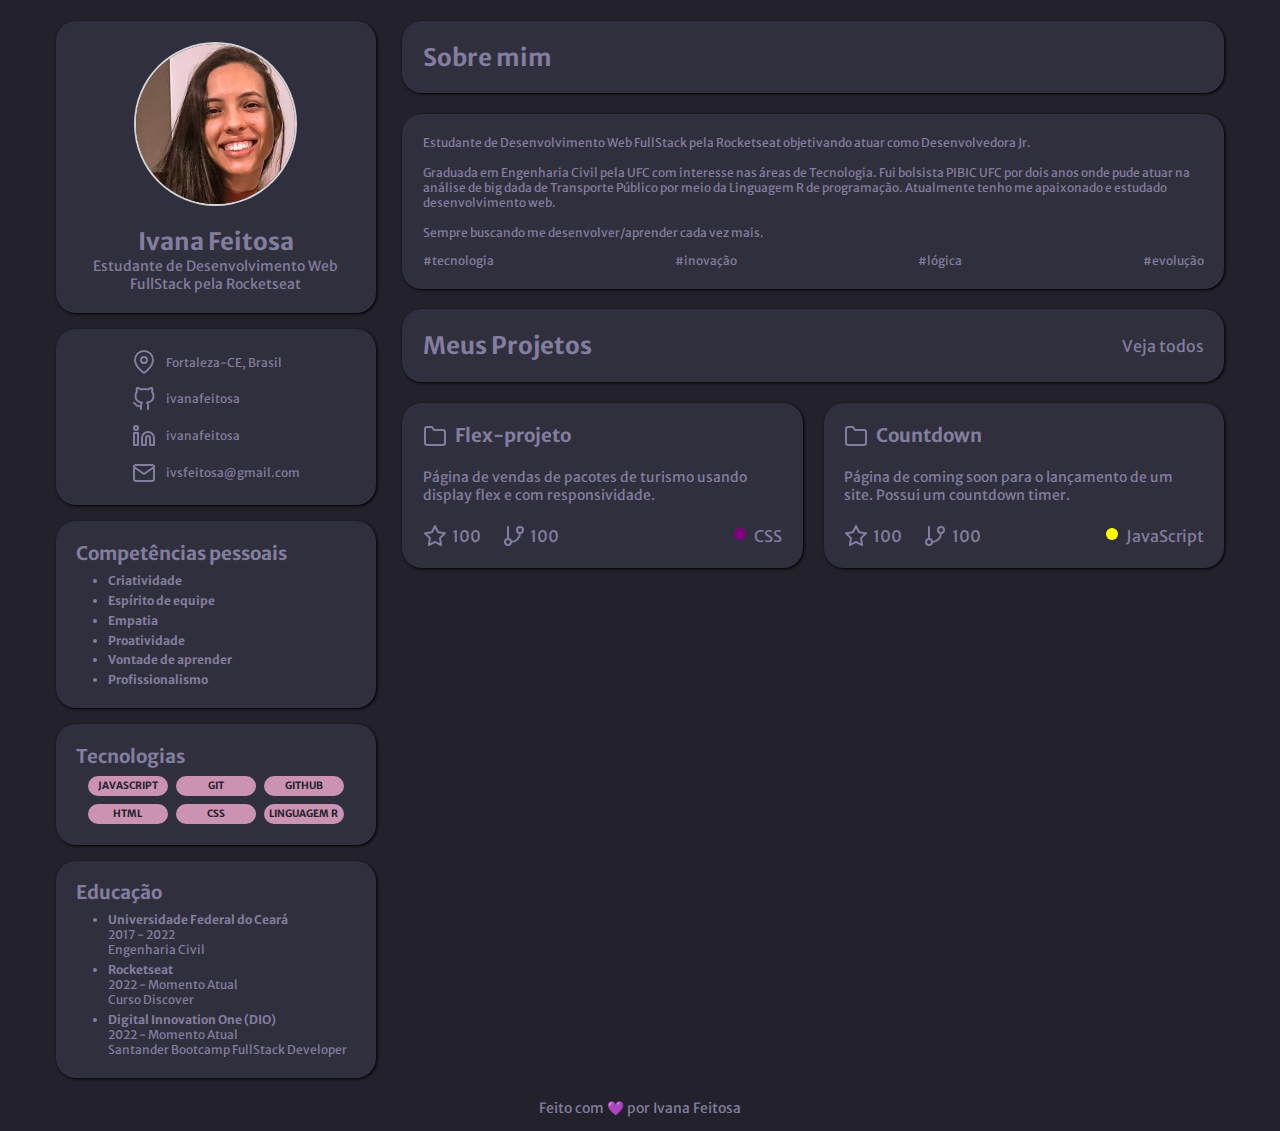
<file: portfolio/index.html>
<!DOCTYPE html>
<html lang="en">

<head>
    <meta charset="UTF-8">
    <meta http-equiv="X-UA-Compatible" content="IE=edge">
    <meta name="viewport" content="width=device-width, initial-scale=1.0">
    <link rel="stylesheet" href="style.css">
    <link rel="preconnect" href="https://fonts.googleapis.com">
    <link rel="preconnect" href="https://fonts.gstatic.com" crossorigin>
    <link href="https://fonts.googleapis.com/css2?family=Merriweather+Sans:wght@400;500;700&display=swap"
        rel="stylesheet">
    <title>Portfolio</title>
</head>

<body>
    <div class="portfolio-wrapper">
        <aside class="portfolio-aside">
            <div class="group">
                <div class="profile-photo">
                    <img src="./image/perfil-portfolio.jpeg" alt="profile-photo">
                </div><br>
                <h2>Ivana Feitosa</h2>
                <p class="profile-subtitle">Estudante de Desenvolvimento Web FullStack pela Rocketseat</p>
            </div>

            <div class="group">
                <ul class="portfolio-infolist">
                    <li><img src="./image/map-pin.svg" alt="localization">Fortaleza-CE, Brasil</li>
                    <!--<li><img src="./image/briefcase.svg" alt="job">Rocketseat</li>-->
                    <li><a href="#"><img src="./image/github.svg" alt="github">ivanafeitosa</a></li>
                    <li><a href="#"><img src="./image/linkedin.svg" alt="linkedin">ivanafeitosa</a></li>
                    <!--<li><a href="#"><img src="./image/twitter.svg" alt="twitter">birobirobiro</a></li>-->
                    <!--<li><a href="#"><img src="./image/globe.svg" alt="site">https://birobirobiro.dev</a></li>-->
                    <li><a href="#"><img src="./image/mail.svg" alt="email">ivsfeitosa@gmail.com</a></li>
                </ul>
            </div>

            <section class="group">
                <h3>Competências pessoais</h3>
                <ul class="portfolio-infos">
                    <li>
                        <h4>Criatividade</h4>
                        <!--<p>2019 - Atualmente</p>
                        <p>Community Experience</p>-->
                    </li>

                    <li>
                        <h4>Espírito de equipe</h4>
                        <!--<p>2019 - Atualmente</p>
                        <p>Community Experience</p>-->
                    </li>

                    <li>
                        <h4>Empatia</h4>
                        <!--<p>2019 - Atualmente</p>
                        <p>Community Experience</p>-->
                    </li>

                    <li>
                        <h4>Proatividade</h4>
                        <!--<p>2019 - Atualmente</p>
                        <p>Community Experience</p>-->
                    </li>

                    <li>
                        <h4>Vontade de aprender</h4>
                        <!--<p>2019 - Atualmente</p>
                        <p>Community Experience</p>-->
                    </li>

                    <li>
                        <h4>Profissionalismo</h4>
                        <!--<p>2019 - Atualmente</p>
                        <p>Community Experience</p>-->
                    </li>
                </ul>
            </section>

            <section class="group">
                <h3>Tecnologias</h3>
                <ul class="portfolio-hardskills">
                    <li>JAVASCRIPT</li>
                    <!--<li>REACTJS</li>-->
                    <!--<li>NODEJS</li>-->
                    <li>GIT</li>
                    <li>GITHUB</li>
                    <li>HTML</li>
                    <li>CSS</li>
                    <!--<li>ELIXIR</li>-->
                    <li>LINGUAGEM R</li>
                </ul>
            </section>            

            <section class="group">
                <h3>Educação</h3>
                <ul class="portfolio-infos">
                    <li>
                        <h4>Universidade Federal do Ceará</h4>
                        <p>2017 - 2022</p>
                        <p>Engenharia Civil</p>
                    </li>

                    <li>
                        <h4>Rocketseat</h4>
                        <p>2022 - Momento Atual</p>
                        <p>Curso Discover</p>
                    </li>

                    <li>
                        <h4>Digital Innovation One (DIO)</h4>
                        <p>2022 - Momento Atual</p>
                        <p>Santander Bootcamp FullStack Developer</p>
                    </li>

                    <!--<li>
                        <h4>Rocketseat</h4>
                        <p>2019 - 2021</p>
                        <p>Ignite Pro</p>
                    </li>-->
                </ul>
            </section>
        </aside>
        <main class="portfolio-main">
            <section class="project-section">
                <div class="group menu-project">
                    <h2>Sobre mim</h2>
                </div>
                <article class="group post">

                    <div class="conteudo-post">
                        <main>
                            <p>Estudante de Desenvolvimento Web FullStack pela Rocketseat objetivando atuar como Desenvolvedora Jr.</p><br>                          
                            <p>Graduada em Engenharia Civil pela UFC com interesse nas áreas de Tecnologia. Fui bolsista PIBIC UFC por dois anos onde pude atuar na análise de big dada de Transporte Público por meio da Linguagem R de programação. Atualmente tenho me apaixonado e estudado desenvolvimento web. </p><br>
                            <p>Sempre buscando me desenvolver/aprender cada vez mais.</p>
                        </main>
                        <footer>
                            <div class="tags-post">
                                <p>#tecnologia</p>
                                <p>#inovação</p>
                                <p>#lógica</p>
                                <p>#evolução</p>
                            </div>
                        </footer>
                    </div>
                </article>

            </section>

            <section class="project-section">
                <div class="group menu-project">
                    <h2>Meus Projetos</h2>
                    <a href="#">Veja todos</a>
                </div>
                <div class="portfolio-project">
                    <article class="group project">
                        <header class="title-project">
                            <img src="./image/folder.svg" alt="foldericon">
                            <h3><a href="#">Flex-projeto</a></h3>
                        </header>
                        <main>
                            <br>
                            <p>Página de vendas de pacotes de turismo usando display flex e com responsividade.</p><br>
                        </main>
                        <footer class="itens-project">
                            <div class="item-left">
                                <div class="item">
                                    <img src="./image/star.svg" alt="star">
                                    <a href="#">100</a>
                                </div>
                                <div class="item">
                                    <img src="./image/git-branch.svg" alt="branch">
                                    <a href="#">100</a>
                                </div>
                            </div>                                                        
                            <div class="item">
                                <img src="./image/circle-roxo.svg" alt="circle">
                                <p>CSS</p>
                            </div>                            
                        </footer>
                    </article>

                    <article class="group project">
                        <header class="title-project">
                            <img src="./image/folder.svg" alt="foldericon">
                            <h3><a href="#" style="color: #837E9F;">Countdown</a></h3>
                        </header>
                        <main>
                            <br>
                            <p>Página de coming soon para o lançamento de um site. Possui um countdown timer.</p><br>
                        </main>
                        <footer class="itens-project">
                            <div class="item-left">
                                <div class="item">
                                    <img src="./image/star.svg" alt="star">
                                    <a href="#">100</a>
                                </div>
                                <div class="item">
                                    <img src="./image/git-branch.svg" alt="branch">
                                    <a href="#">100</a>
                                </div>
                            </div>                                                        
                            <div class="item">
                                <img src="./image/circle.svg" alt="circle">
                                <p>JavaScript</p>
                            </div>                            
                        </footer>
                    </article>
                </div>
            </section>

            <!--<section class="project-section">
                <div class="group menu-project">
                    <h2>Recent Posts</h2>
                </div>
                <article class="group post">
                    <div class="icon-post">
                        <aside class="photo-post">
                            <img src="./image/perfil-portfolio.jpeg" alt="myFhoto">
                        </aside>
                    </div>
                    <div class="conteudo-post">
                        <main>
                            <h3><a href="#">Erro adb devices no Genymotion e Android Studio
                                    (React Native)</a></h3>
                            <p>2 anos atrás</p><br>
                            <p>Erro adb devices no Genymotion e Android Studio (React Native)</p>
                        </main>
                        <footer>
                            <div class="tags-post">
                                <p>#react-native</p>
                                <p>#genimotion</p>
                                <p>#genimotion</p>
                                <p>#genimotion</p>
                            </div>
                        </footer>
                    </div>
                </article>

            </section>-->
        </main>
    </div>
    <div class="portfolio-author">
        <p>Feito com &#128156; por Ivana Feitosa</p>
    </div>


</body>

</html>
</file>
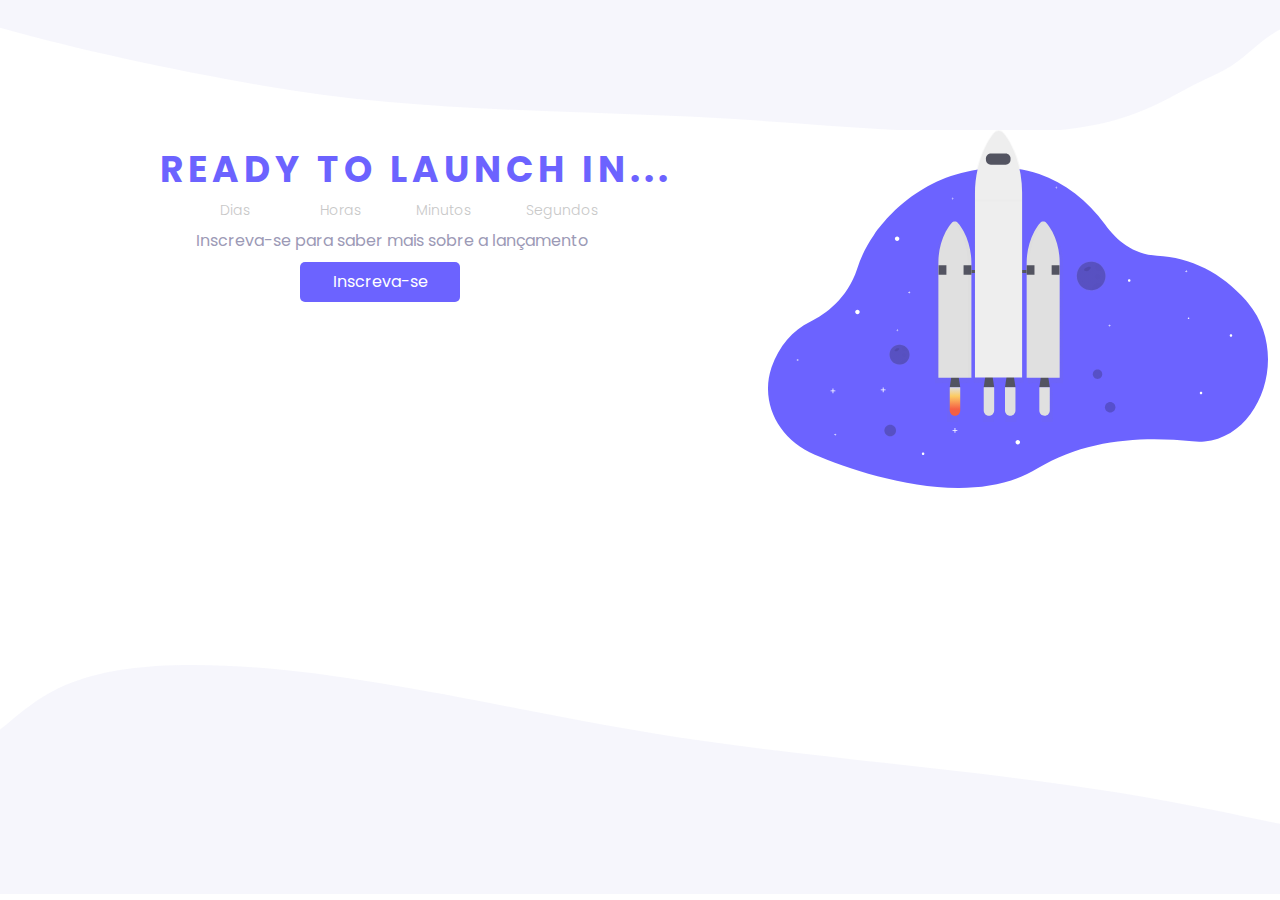
<file: countdown/countdown.html>
<!DOCTYPE html>
<html lang="en">

<head>
    <meta charset="UTF-8">
    <meta http-equiv="X-UA-Compatible" content="IE=edge">
    <meta name="viewport" content="width=device-width, initial-scale=1.0">
    <title>Countdown</title>
    <link rel="stylesheet" href="stylecountdown.css">
    <!--os plugins do bootstrap podem ser incluídos individualmente usando o arquivo "modal.js" ou todos de uma vez usando "bootstrap.js" ou "bootstrap.min.js"-->
    <link rel="stylesheet" href="https://maxcdn.bootstrapcdn.com/bootstrap/3.4.1/css/bootstrap.min.css">    
    <script src="https://ajax.googleapis.com/ajax/libs/jquery/3.6.0/jquery.min.js"></script>
    <script src="https://maxcdn.bootstrapcdn.com/bootstrap/3.4.1/js/bootstrap.min.js"></script>
    <!--importando a fonte usado para estilizar como link-->
    <link rel="preconnect" href="https://fonts.googleapis.com">
    <link rel="preconnect" href="https://fonts.gstatic.com" crossorigin>
    <link href="https://fonts.googleapis.com/css2?family=Poppins:wght@300;400;500;700;800;900&display=swap"
        rel="stylesheet">
</head>

<body>
    <script src="countdownjava.js"></script>
    <!--organização em subdivições e divs para aplicar o layout grid-->
    <header>
        <div>
            <img src="top-image.svg" alt="">
        </div>
    </header>

    <main>
        <div>
            <h1 class="title">READY TO LAUNCH IN...</h1>
            <div class="titleCountdown">
                <span id="days">Dias</span>
                <span id="hours">Horas</span>
                <span id="minutes">Minutos</span>
                <span id="seconds">Segundos</span>

            </div>
            <p id="countdown"></p>
            <p id="text">Inscreva-se para saber mais sobre a lançamento</p>
            <!--Usando o plugin modal do bootstrap-->
            <button id="signup" type="submit" class="word" data-toggle="modal"
                data-target="#modalForms">Inscreva-se</button>
            <!--é adicionado um botão para quando houver o click, abrir o modal
                data-toggle="modal" abre a janela do tipo modal definido (liga o elemento ao tipo correspondente)
                data-target="#modalForms" aponta para/o id do modal-->
        </div>

        <!--Modal-->
        <div id="modalForms" class="modal fade" role="dialog">
            <div class="modal-dialog">
                <!--o div pai deve ter o id igual ao do valor do atributo data-target
                a class modal identifica o conteúdo da div como modal e traz o foco pra ele
                o fade adiciona um efeito de transição que faz o fade in e out do modal
                o atributo role="dialog" melhora a acessibilidade para pessoas que usam leitores de tela
                class="modal-dialog" define a largura e a margem apropriadas do modal
                se o class="modal dialog modal-lg" apresenta um modal grande, se for class="modal dialog modal-sm" apresenta um modal pequeno-->

                <!--Modal content-->
                <div class="modal-content">
                    <!--class="modal-content" estiliza o modal(borda, cor de fundo, etc). Dentro dele, adicione o cabeçalho (header), o corpo (body) e o rodapé do modal (footer)-->
                    <div class="modal-header">
                        <button type="button" class="close" data-dismiss="modal">&times;</button>
                        <h4 class="modal-title">Formulário de Inscrição</h4>
                        <!--class="modal-header" é para definir o cabeçalho do modal
                            o button dentro do modal tem um atibuto data-dismiss="modal" de fechar o modal
                            a class="close" serve para estilizar o botão fechar
                            a class="modal-title" estiliza o título do cabeçalho com uma altura de linha adequada-->
                    </div>
                    <div class="modal-body">
                        <!--class="modal-body" estiliza o corpo do modal
                            pode ser add qualquer marcação HTML dentro-->
                        <form action="" id="submitForms">
                            <div class="form-group">

                                <div>
                                    <label for="name" class="nameTitle">Nome:</label>
                                    <input type="text" id="name" class="nameInput" placeholder="Digite seu nome aqui"
                                        name="nameRegistered" required>
                                </div>

                                <br>

                                <div>
                                    <label for="email" class="nameEmail">E-mail:</label>
                                    <input type="email" id="email" class="emailInput" placeholder="nome@seudominio.com"
                                        name="emailRegistered" required>
                                </div>

                            </div>

                        </form>
                    </div>
                    <div class="modal-footer">
                        <!--class="modal-footer" definir o estilo do rodapé
                            área alinhada a direita
                            possui dois buttons para enviar e fechar o modal-->
                        <button type="submit" class="buttonSend" form="submitForms">Enviar</button>
                        <!--type="submit" para que o botão faça o envio das infos do forms
                            form="submitForms" é para vincular o button ao forms-->
                        <button type="button" class="buttonClose" data-dismiss="modal">Fechar</button>

                    </div>
                </div>
            </div>
        </div>


    </main>

    <aside>
        <div>
            <img class="rockets" src="rocket.svg" alt="" width="500px">
        </div>
    </aside>

    <footer>
        <div>
            <img src="bottom-image.svg" alt="" width="1366px">
        </div>
    </footer>

</body>

</html>
</file>
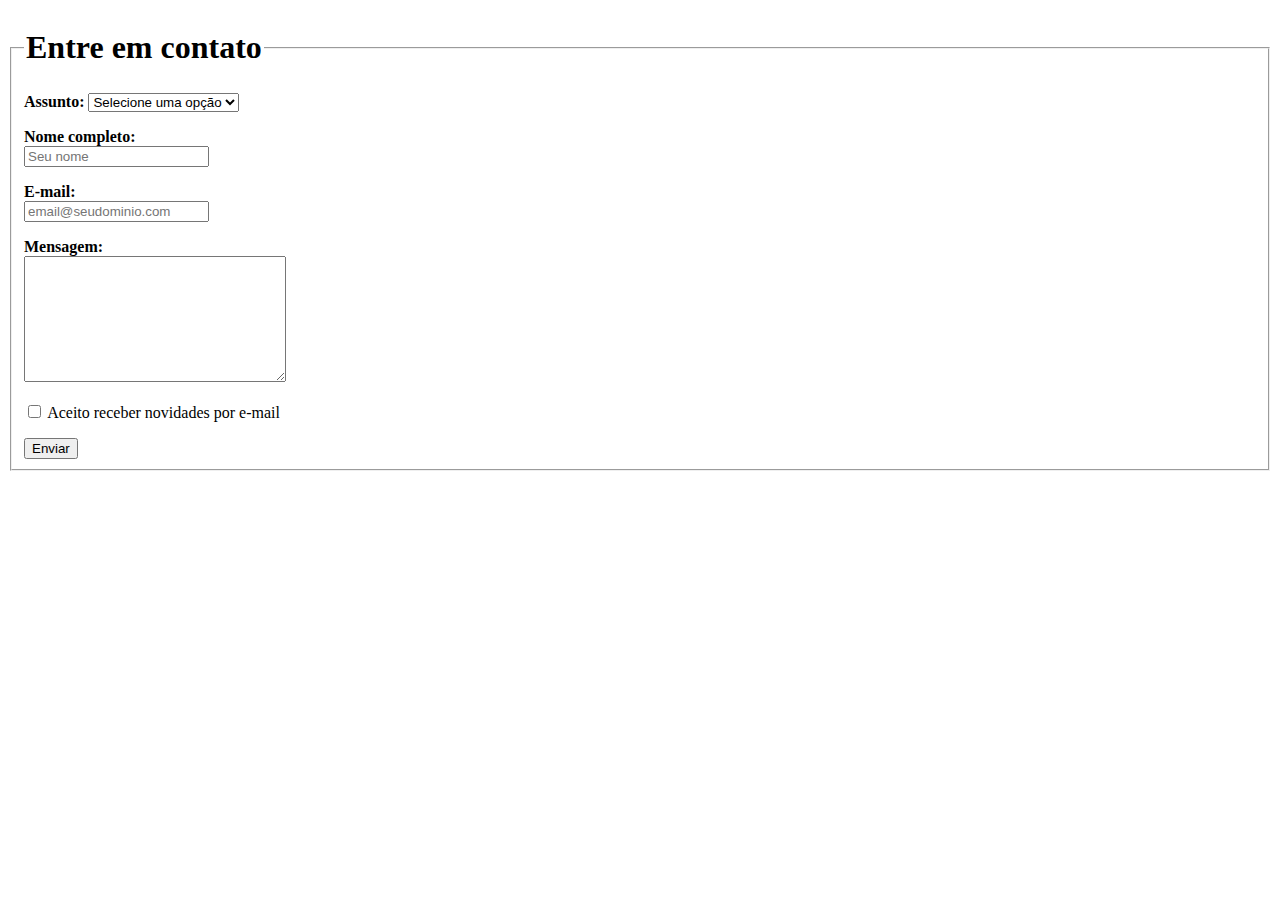
<file: exemploshtml/contato.html>
<!DOCTYPE html>
<html lang="en">
<head>
    <meta charset="UTF-8">
    <meta http-equiv="X-UA-Compatible" content="IE=edge">
    <meta name="viewport" content="width=device-width, initial-scale=1.0">
    <title>Contato</title>
</head>
<body>
    <form action="">
        <fieldset>
            <legend><b><h1>Entre em contato</h1></b></legend>

            <label for="assunto"><b>Assunto:</b></label>
            <select name="assuntocliente" id="assunto">
                <option value="">Selecione uma opção</option>
                <option value="suporte">Suporte Técnico</option>
                <option value="ouvidoria">Ouvidoria</option>
                <option value="sugest">Sugestões</option>
            </select>
            <p></p>

            <label for="nomecompleto"><b>Nome completo:</b></label><br>
            <input type="text" id="nomecompleto" placeholder="Seu nome"
            name="nome">
            <p></p>

            <label for="email"><b>E-mail:</b></label><br>
            <input type="email" id="email" placeholder="email@seudominio.com"
            name="email">
            <p></p>

            <label for="mensagem"><b>Mensagem:</b></label><br>
            <textarea name="mensagem" id="mensagem" cols="30" rows="8"></textarea>
            <p></p>

            <input type="checkbox" id="check" name="check">
            <label for="check">Aceito receber novidades por e-mail</label>
            <p></p>

            <button type="submit">Enviar</button>
    
    
        </fieldset>
    </form>
    
</body>
</html>
</file>
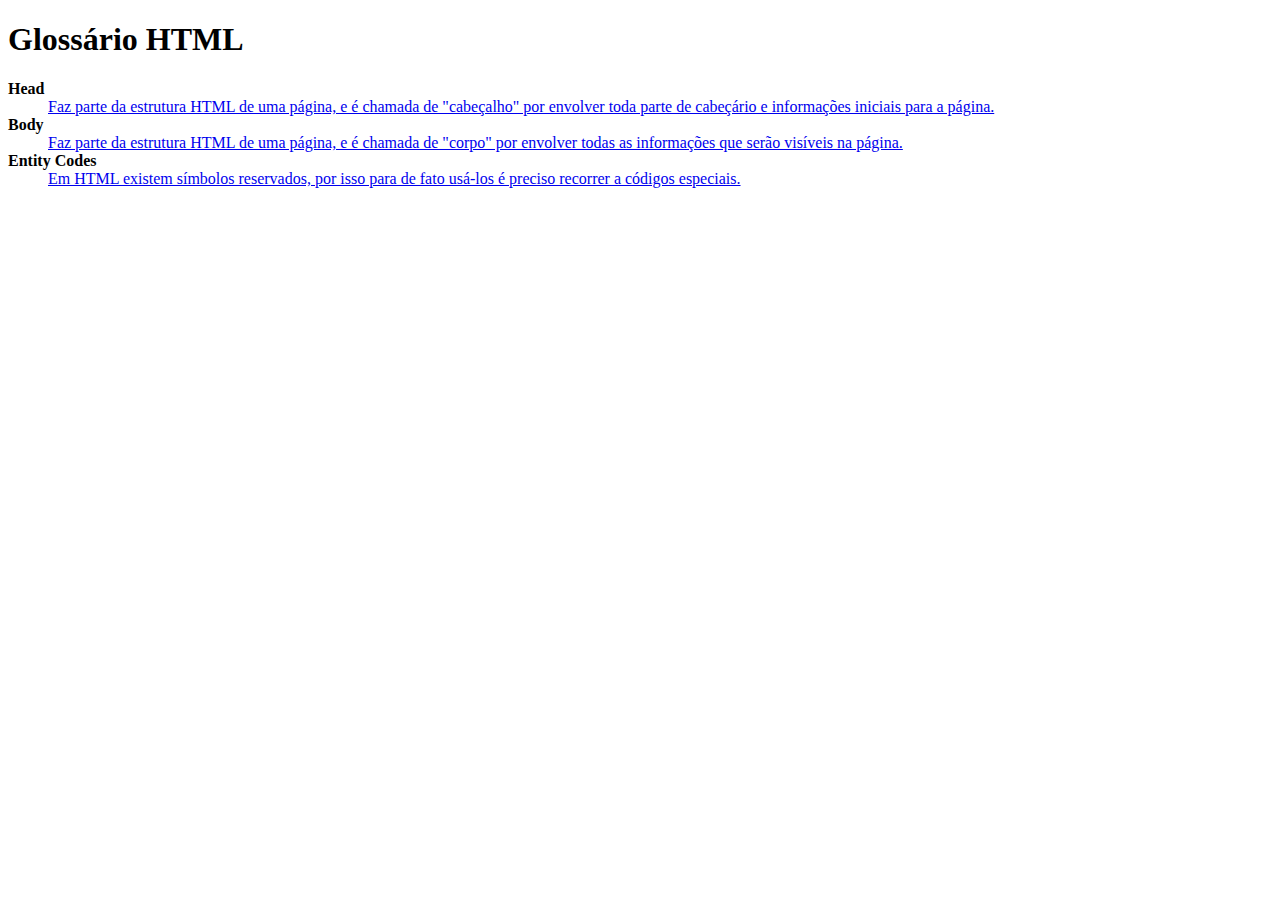
<file: exemploshtml/glossary.html>
<!DOCTYPE html>
<html lang="pt">

<head>
    <meta charset="UTF-8">
    <meta http-equiv="X-UA-Compatible" content="IE=edge">
    <meta name="viewport" content="width=device-width, initial-scale=1.0">
    <title>Glossário HTML</title>
</head>

<body>
    <h1>Glossário HTML</h1>
    <dl>
        <dt><b>Head</b></dt>
        <dd><a href="https://developer.mozilla.org/pt-BR/docs/Web/HTML/Element/header">Faz parte da estrutura HTML de uma página, e é chamada de &quot;cabeçalho&quot; por envolver toda
            parte de cabeçário e informações iniciais para a página.</a>            
        </dd>

        <dt><b>Body</b></dt>
        <dd><a href="https://developer.mozilla.org/pt-BR/docs/Web/HTML/Element/body">Faz parte da estrutura HTML de uma página, e é chamada de &quot;corpo&quot; por envolver todas
            as informações que serão visíveis na página.</a>           
        </dd>

        <dt><b>Entity Codes</b></dt>
        <dd><a href="https://entitycode.com/">Em HTML existem símbolos reservados, por isso para de fato usá-los é preciso recorrer a códigos
            especiais.</a>            
        </dd>
    </dl>
</body>

</html>
</file>
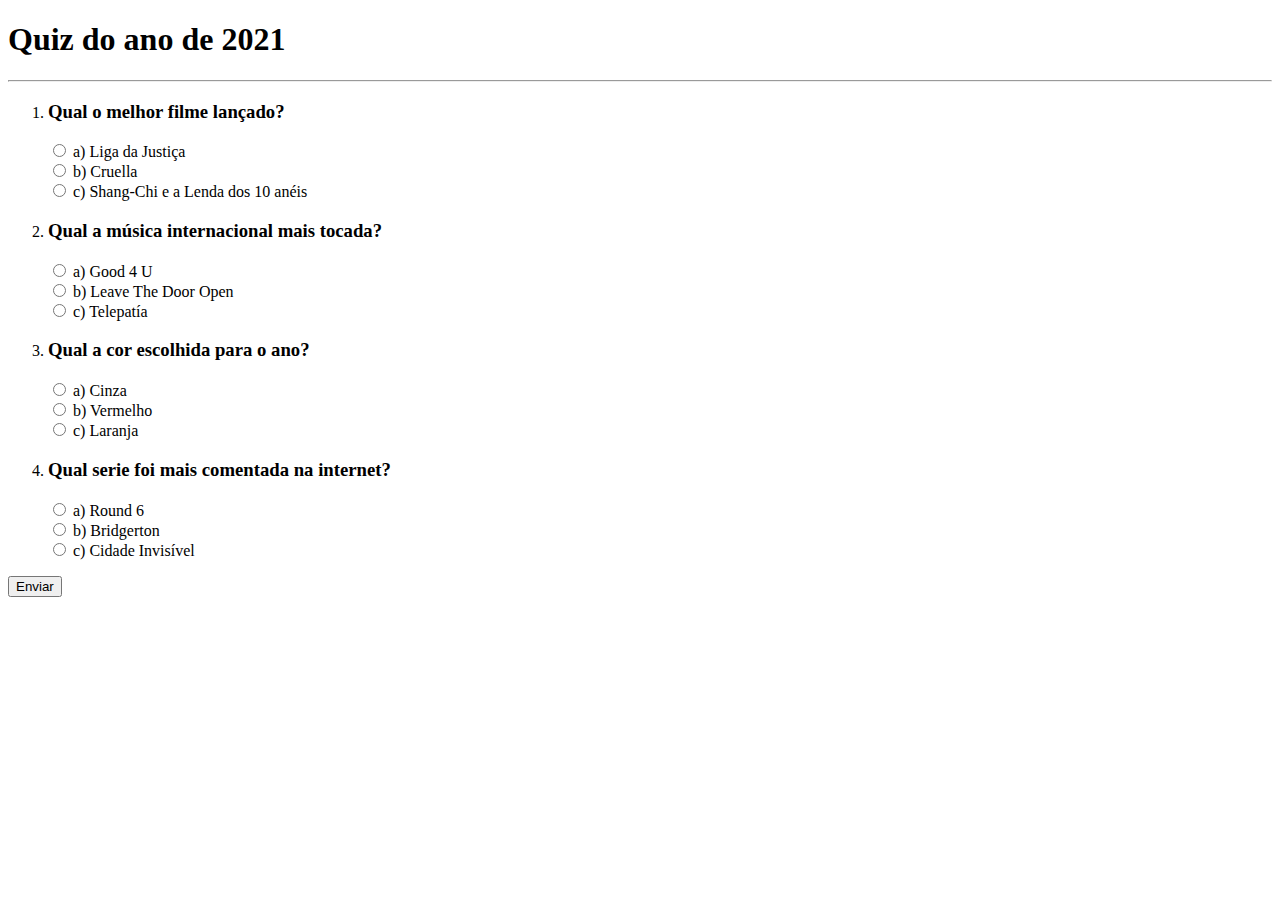
<file: exemploshtml/quiz.html>
<!DOCTYPE html>
<html lang="en">
<head>
    <meta charset="UTF-8">
    <meta http-equiv="X-UA-Compatible" content="IE=edge">
    <meta name="viewport" content="width=device-width, initial-scale=1.0">
    <title>Quiz</title>
</head>
<body>
    <form action="">
       <h1>Quiz do ano de 2021</h1>
       <hr>
        <ol>
            <li>
                <h3>Qual o melhor filme lançado?</h3>
                <input type="radio" name="filme" id="liga" value="a" >
                <label for="liga">a&#41; Liga da Justiça</label><br>

                <input type="radio" name="filme" id="cruella" value="b" >
                <label for="cruella">b&#41; Cruella</label><br>

                <input type="radio" name="filme" id="shangchi" value="c" >
                <label for="shangchi">c&#41; Shang-Chi e a Lenda dos 10 anéis</label><br>
            </li>
            
            <li>
                <h3>Qual a música internacional mais tocada?</h3>
                <input type="radio" name="music" id="olivia" value="a" >
                <label for="olivia">a&#41; Good 4 U</label><br>

                <input type="radio" name="music" id="bruno" value="b" >
                <label for="bruno">b&#41; Leave The Door Open</label><br>

                <input type="radio" name="music" id="kali" value="c" >
                <label for="kali">c&#41; Telepatía</label><br>

            </li>
            
            <li>
                <h3>Qual a cor escolhida para o ano?</h3>
                <input type="radio" name="cor" id="cinza" value="a" >
                <label for="cinza">a&#41; Cinza</label><br>

                <input type="radio" name="cor" id="vermelho" value="b" >
                <label for="vermelho">b&#41; Vermelho</label><br>

                <input type="radio" name="cor" id="laranja" value="c" >
                <label for="laranja">c&#41; Laranja</label><br>

            </li>
            
            <li>
                <h3>Qual serie foi mais comentada na internet?</h3>
                <input type="radio" name="serie" id="round6" value="a" >
                <label for="round6">a&#41; Round 6</label><br>

                <input type="radio" name="serie" id="bridgerton" value="b" >
                <label for="bridgerton">b&#41; Bridgerton</label><br>

                <input type="radio" name="serie" id="cidade" value="c" >
                <label for="cidade">c&#41; Cidade Invisível</label><br>

            </li>
        
        </ol>
        <button type="submit">Enviar</button>
    </form>
</body>
</html>
</file>
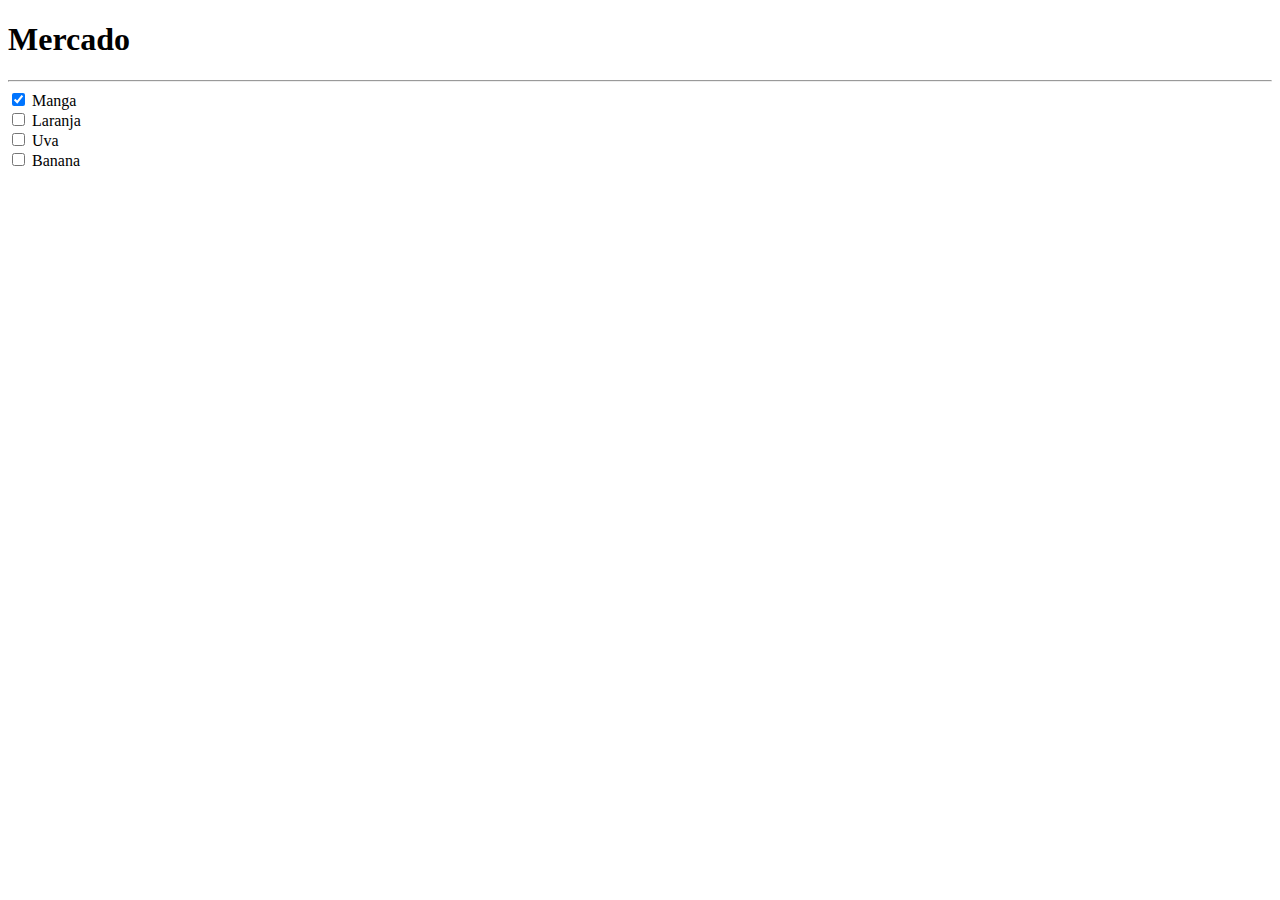
<file: exemploshtml/shopping-list.html>
<!DOCTYPE html>
<html lang="pt">
<head>
    <meta charset="UTF-8">
    <meta http-equiv="X-UA-Compatible" content="IE=edge">
    <meta name="viewport" content="width=device-width, initial-scale=1.0">
    <title>Lista de Compras</title>
</head>
<body>
    <h1>Mercado</h1>
    <hr>
    <div>
        <input type="checkbox" name="fruta" id="Manga" value="Manga" checked>
        <label for="Manga">Manga</label>        
    </div>
    <div>
        <input type="checkbox" name="fruta" id="Laranja" value="Laranja">
        <label for="Laranja">Laranja</label>
    </div>
    <div>
        <input type="checkbox" name="fruta" id="Uva" value="Uva">
        <label for="Uva">Uva</label>
    </div>
    <div>
        <input type="checkbox" name="fruta" id="Banana" value="Banana">
        <label for="Banana">Banana</label>
    </div>
</body>
</html>
</file>
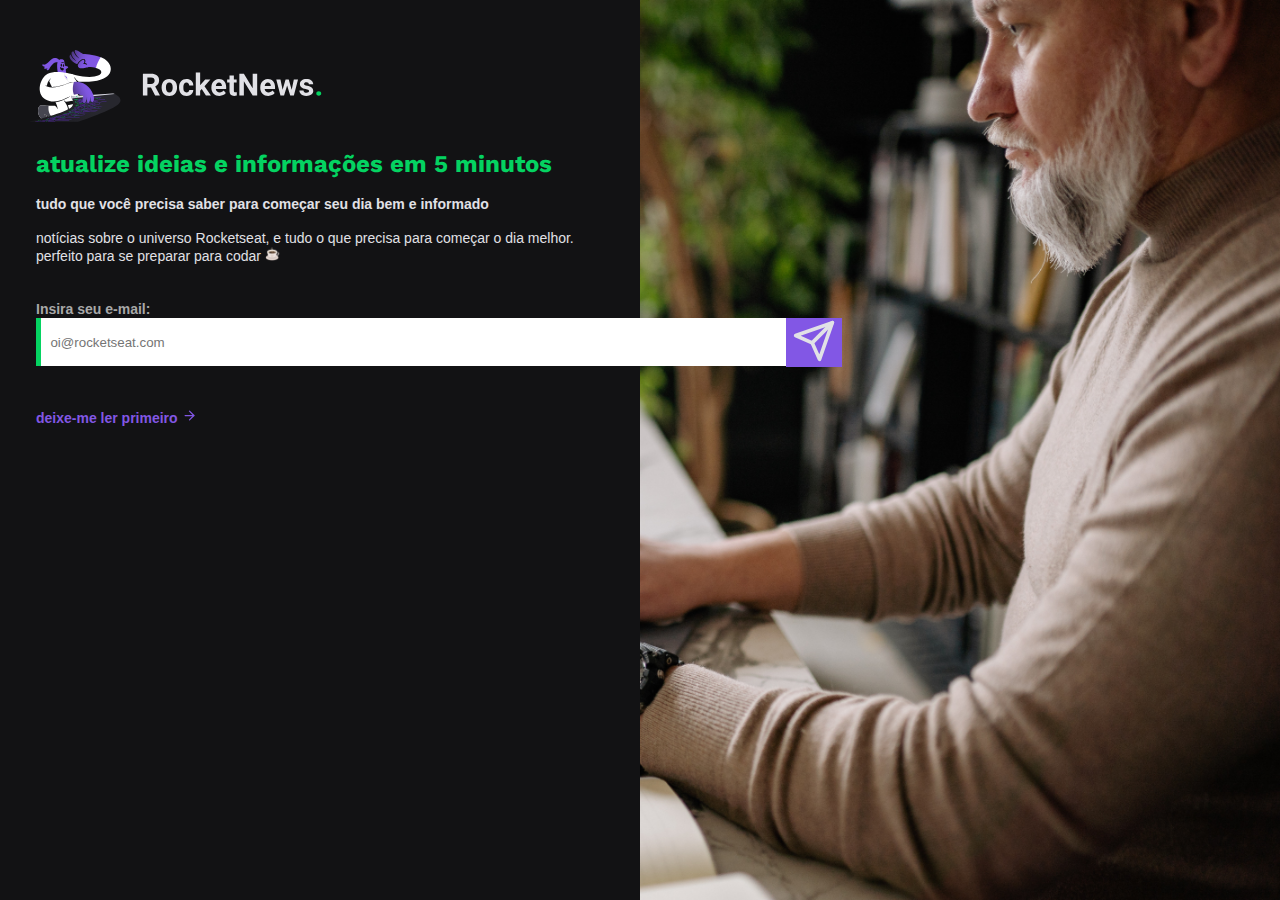
<file: rocketnews/rocketnews.html>
<!DOCTYPE html>
<html lang="en">

<head>
    <meta charset="UTF-8">
    <meta http-equiv="X-UA-Compatible" content="IE=edge">
    <meta name="viewport" content="width=device-width, initial-scale=1.0">
    <title>Rocketnews</title>
    <link rel="stylesheet" href="stylerocketnews.css">
    
</head>

<body>
    <script src="rocketnewsjava.js"></script>
    <!--Para usar o grid precisa criar as subdivisões no código de header, main, aside e footer com tudo dentro de divs-->
    <header>
        <div>
            <img src="logo.svg" alt="logo rocketnews" width="300px" style="margin-top: 50px; margin-left: 30px;">

        </div>

    </header>

    <main>
        <div>
            <h1>atualize ideias e informações em 5 minutos</h1><br>
            <h2>tudo que você precisa saber para começar seu dia bem e informado</h2><br>
            <p>notícias sobre o universo Rocketseat, e tudo o que precisa para começar o dia melhor.</p>
            <p>perfeito para se preparar para codar <img src="xicara-de-cafe.png" alt="icone" width="15px"
                    height="15px"></p>
        </div>
        <div>
            <br>
            <br>
            <form action="" id="news">
                <label for="email">Insira seu e-mail:</label>
                <br>
                <input type="email" id="email" class="taginput" placeholder="  oi@rocketseat.com"
                    title="Insira seu email" name="email" onblur="checkEmail();"> <!--o atributo onblur executa uma função quando você sai do input-->
                <!--checkEmail() é uma função para verificar se o email digitado no campo input é válido-->
                <button type="submit" form="news" class="send" style="background-color: #8257e5; border: 0px;">
                    <img src="send.svg" alt="Enviar" height="44px" width="44px">
                </button>
            </form>

        </div>
        <div class="details box">
            <!--só para criar o detalhe verde (retangulo na vertical) no início do campo input-->

        </div>

        <div class="arrow">
            <span>
                <a href="#" id="read">
                    deixe-me ler primeiro
                    <span>
                        <img class="imagearrow" src="arrow-right.svg" alt="seta" width="15px" height="15px">
                    </span></a>
            </span>

        </div>

    </main>

    <aside>
        <div></div>
    </aside>

    <footer>
        <div></div>
    </footer>

</body>

</html>
</file>
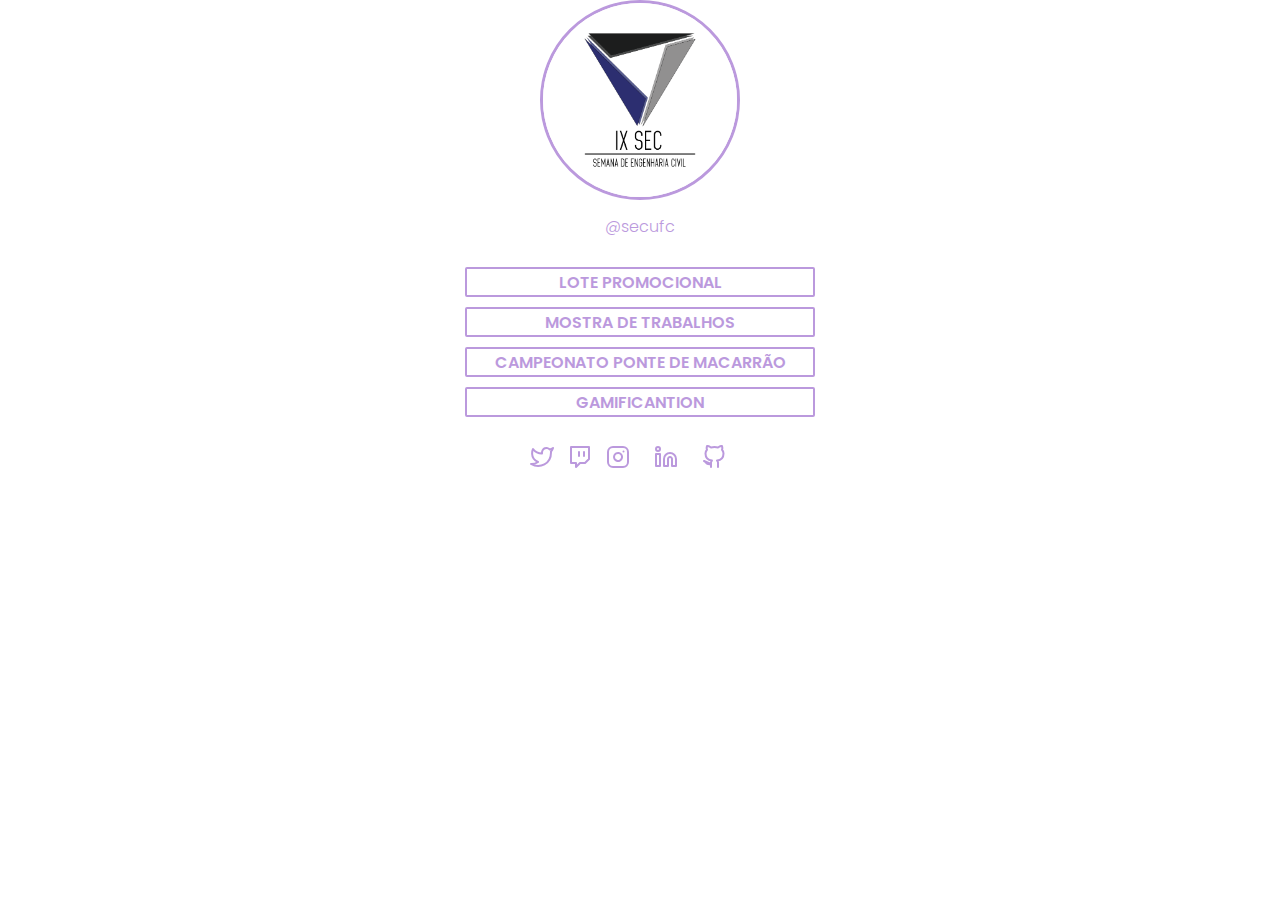
<file: socialtree/social_tree.html>
<!DOCTYPE html>
<html lang="en">

<head>
    <meta charset="UTF-8">
    <meta http-equiv="X-UA-Compatible" content="IE=edge">
    <meta name="viewport" content="width=device-width, initial-scale=1.0">
    <title>Social Tree SEC</title>    
    <link rel="stylesheet" href="style_socialtree.css"> <!--link para vincular as config em css-->    
    <link rel="preconnect" href="https://fonts.googleapis.com">
    <link rel="preconnect" href="https://fonts.gstatic.com" crossorigin>
    <link href="https://fonts.googleapis.com/css2?family=Poppins:wght@300;600&display=swap" rel="stylesheet">
</head>

<body>
    <div id="imagem">
        <figure>
            <span class="circle-image">
                <!--class definida para config no css um formato de círculo na imagem-->
                <img src="logo.png" alt="Logo da SEC" title="@secufc">
            </span>
            <figcaption id="legenda">@secufc</figcaption>
        </figure>
    </div>
    <br>

    <div id="link1">
        <a href="#">LOTE PROMOCIONAL</a>
    </div>
    <div id="link2">
        <a href="#">MOSTRA DE TRABALHOS</a>
    </div>
    <div id="link3">
        <a href="#">CAMPEONATO PONTE DE MACARRÃO</a>
    </div>
    <div id="link4">
        <a href="#">GAMIFICANTION</a>
    </div>

    <br>

    <div id="icones">
        <a href="#">
            <img src="twitter.svg" alt="logo twt" title="Twitter" style="margin: 0 10px;">
        </a>
        <a href="#">
            <img src="twitch.svg" alt="logo twitch" title="Twitch">
        </a>
        <a href="https://www.instagram.com/secufc/">
            <img src="instagram.svg" alt="logo instagram" title="Instagram" style="margin: 0 10px;">
        </a>
        <a href="#">
            <img src="linkedin.svg" alt="logo linkedin" title="Linkedin" style="margin: 0 10px;">
        </a>
        <a href="#">
            <img src="github.svg" alt="logo github" title="Github" style="margin: 0 10px;">
        </a>
    </div>

</body>

</html>
</file>
<file: portfolio/style.css>
* {
    padding: 0;
    margin: 0;
    box-sizing: border-box;
    text-decoration: none;
    font-family: 'Merriweather Sans', sans-serif;
}

a {
    color: #837E9F;
}

/*
ul {
    list-style: none;
    margin: unset;
    padding: 0px;
}*/

body {
    width: 100%;
    min-height: 100vh;
    background-color: #22212C;
    margin: 0;
    padding: 0;
    color: #837E9F;
    display: flex;
    flex-direction: column;
    justify-content: center;
    align-items: center;  
}


.portfolio-wrapper {
    display: flex;
    align-items: flex-start;
    justify-content: space-around;
    width: 95%;
    min-height: 100vh;
    padding: 1.3rem;
    gap: 1.3rem;
}

.portfolio-aside {
    display: flex;
    flex-direction: column;
    justify-content: space-evenly;
    align-items: center;
    width: 10%;
    min-width: 20rem;
    gap: 1rem;
}

.group {
    display: flex;
    flex-direction: column;
    justify-content: space-between;
    align-items: center;
    background-color: #302F3D;
    box-shadow: 1px 1px 3px black;
    width: 100%;
    padding: 1.3rem;
    border-radius: 20px;
}

.group a {
    color: #837E9F;
}

.profile-photo {
    display: flex;
    justify-content: center;
    align-items: center;
    border-radius: 50%;
    border: 2px solid lightgray;
    overflow: hidden;
}

.profile-photo img {
    height: 10rem;
}

.profile-subtitle {
    text-align: center;
    font-size: 14px;
}

.portfolio-infolist {
    display: flex;
    flex-direction: column;
    gap: 0.8rem;
}

.group:nth-child(2) ul li,
.group:nth-child(2) ul li a {
    display: flex;
    gap: 10px;
    justify-content: flex-start;
    align-items: center;
    font-size: 12px;
    list-style: none;
}

.group:nth-child(3) {
    align-items: flex-start;
    gap: 0.5rem;
    list-style: none;
}

.portfolio-hardskills {
    display: flex;
    flex-wrap: wrap;
    justify-content: center;
    gap: 0.5rem;
}

.portfolio-hardskills li {
    display: flex;
    background-color: #CB92B1;
    border-radius: 20px;
    width: 80px;
    height: 20px;
    font-size: 10px;
    justify-content: center;
    align-items: center;
    color: #22212C;
    font-weight: 700;
}

.group:nth-child(4),
.group:nth-child(5) {
    align-items: flex-start;
    gap: 0.5rem;
}

.portfolio-infos {
    display: flex;
    flex-direction: column;
    padding-left: 2rem;
    gap: 0.3rem;
    font-size: 12px;    
}

.portfolio-infos p {
    font-size: 12px;
}

.portfolio-main {
    display: flex;
    flex-direction: column;
    justify-content: space-around;
    align-items: stretch;
    width: 70%;
    min-width: 520px;
    gap: 1.3rem;   
}


.menu-project {
    flex-direction: row;
    justify-content: space-between;
    align-items: center;
}

.project-section {
    display: flex;
    flex-direction: column;
    justify-content: space-between;
    gap: 1.3rem;
}

.portfolio-project {
    display: flex;
    justify-content: space-between;
    align-items: center;
    gap: 1.3rem;
}

.conteudo-post {
    font-size: 12px;
}

.project {
    align-items: flex-start;
}

.project>main>p,
.project>footer>p,
.project>footer>a {
    font-size: 14px;
}

.title-project {
    display: flex;
    justify-content: center;
    align-items: center;
    gap: 0.5rem;
}

.itens-project {
    display: flex;
    justify-content: space-between;
    align-items: center;
    width: 100%;   
}

.item-left {
    display: flex;
    justify-content: center;
    align-items: center;
    gap: 1.3rem;
}

.item {
    display: flex;
    justify-content: center;
    align-items: center;
    gap: 0.3rem;
}

.post {
    flex-direction: row;
    align-items: flex-start;
    gap: 0.3rem;
}

.icon-post {
    display: flex;
    flex-direction: column;
    justify-content: space-between;
    align-items: center; 
    width: 30%;
    padding: 1.3rem;    
}

.photo-post {
    display: flex;
    justify-content: center;
    align-items: center;       
    border-radius: 50%;    
    overflow: hidden;
}

.photo-post img {
    height: 8rem;
}

.tags-post {
    display: flex;    
    justify-content: space-between;
    align-items: center;
    font-size: 12px;
    margin-top: 0.8rem;
}

.portfolio-author {
    display: flex;
    justify-content: center;
    align-items: flex-start;
    min-height: 2rem;
    font-size: 14px;
}

/*mobile*/

@media(max-width: 900px){
    .portfolio-wrapper {
        flex-direction: column;
        align-items: center;
    }

    .project-main {
        justify-content: center;
        align-items: center;
    }

    .menu-project {
        flex-direction: column;
        justify-content: center;
        align-items: center;
        width: 60%;
    }

    .portfolio-project {
        flex-direction: column;
        justify-content: center;
        align-items: center;        
    }

    .project {
        width: 65%;
    }

    .project-section {        
        justify-content: center;
        align-items: center;        
    }

    .project-section:nth-child(2) {
        display: none;
    }


}
</file>
<file: countdown/stylecountdown.css>
/*Cores que serão utilizadas no código*/
:root {
  --black: #4D4C59;
  --purple: #6C63FF;
  --light-grey: #C8C8C8;
  --text-color: #9C9AB6;
}


* {
  box-sizing: border-box;
  margin: 0;
}

/*---------------------Organizando o layout da página com display grid--------------------------------*/
body {
  height: 100vh;
  display: grid;
  grid-template-areas:
    "header header"
    "main aside"
    "footer footer";

  grid-template-rows: 130px 1fr 235px;
  grid-template-columns: 60% 40%;

}

header {
  grid-area: header;
  background-color: white;

}

main {
  grid-area: main;
  background-color: white;

}

aside {
  grid-area: aside;
  background-color: white;


}

footer {
  grid-area: footer;
  background-color: white;
}

/*----------------------------Estilizando os textos, botões e etc--------------------------------*/
.title {

  font-family: 'Poppins', sans-serif;
  color: #6C63FF;
  font-weight: 700;
  font-size: 36px;
  margin-left: 160px;
  /*margin-top: 187px;*/
  letter-spacing: 5px;

}

#days {

  font-family: 'Poppins', sans-serif;
  color: #C8C8C8;
  font-weight: 300;
  font-size: 14px;
  margin-left: 220px;
}

#hours {

  font-family: 'Poppins', sans-serif;
  color: #C8C8C8;
  font-weight: 300;
  font-size: 14px;
  margin-left: 65px;
}

#minutes {

  font-family: 'Poppins', sans-serif;
  color: #C8C8C8;
  font-weight: 300;
  font-size: 14px;
  margin-left: 50px;
}

#seconds {

  font-family: 'Poppins', sans-serif;
  color: #C8C8C8;
  font-weight: 300;
  font-size: 14px;
  margin-left: 50px;
}

#countdown {

  font-family: 'Poppins', sans-serif;
  color: #4D4C59;
  font-weight: 400;
  font-size: 60px;
  margin-left: 200px;  

}

#text {

  font-family: 'Poppins', sans-serif;
  color: #9C9AB6;
  font-weight: 400;
  font-size: 16px;
  margin-left: 196px;  

}

#signup {
  background-color: #6C63FF;
  width: 160px;
  height: 40px;
  border-radius: 5px;
  border: 0px;
  margin-left: 300px;

}

.word {
  font-family: 'Poppins', sans-serif;
  color: white;
  font-weight: 400;
  font-size: 16px;
}

.rockets {
  position: absolute;
  z-index: 4;
}

/*------------------- Estilizando a janela modal e seus componentes -------------------------*/

.nameTitle, .nameEmail {

  font-family: 'Poppins', sans-serif;
  color: #9C9AB6;
  font-weight: 400;
  font-size: 16px;
}

.modal-title {

  font-family: 'Poppins', sans-serif;
  color: #6C63FF;
  font-weight: 400;
  font-size: 30px;
}

.buttonSend, .buttonClose {

  background-color: #6C63FF;
  /*width: 160px;
  height: 40px;*/
  border-radius: 5px;
  border: 0px;
  font-family: 'Poppins', sans-serif;
  color: white;
  font-weight: 400;
  font-size: 14px;  
}

.nameInput, .emailInput {
  
  width: 250px;
  
}
</file>
<file: rocketnews/stylerocketnews.css>
/*Importando a fonte a ser utilizada*/
@import url('https://fonts.googleapis.com/css2?family=League+Spartan:wght@400;700&family=Work+Sans:wght@700&display=swap');


/*Cores a serem utilizadas no código como um todo*/
:root {
    --body-bg-color: #121214;
    --text-color: #E1E1E6;
    --title-color: #04D361;
    --form-color: #A8A8A8;
    --bg-button-color: #8257e5;
}


* {
    box-sizing: border-box;
    margin: 0;
}

/*---------------Usando o display grid para organizar o layout da página----------------------*/
body {
    height: 100vh;
    /*definindo a altura como o tamanho da tela toda*/
    display: grid;
    grid-template-areas:
        "header aside"
        "main aside"
        "footer aside";

    grid-template-rows: 150px 1fr 20px;
    /*tamanho das linhas*/
    grid-template-columns: 50% 50%;
    /*tamanho das colunas*/

}

header {
    grid-area: header;
    background-color: #121214;
}

main {
    grid-area: main;
    background-color: #121214;
}

aside {
    grid-area: aside;
    background-image: url(read_news.jpg);
    /*colocando uma imagem no background dessa área*/
    background-size: cover;
    /*imagem expandida no background*/
    background-position: right;
    /*posicionando para a direita*/

}

footer {
    grid-area: footer;
    background-color: #121214;
}

/*--------------------------Estilizando textos, botões e coisas específicas da página------------------------*/

h1 {
    font-family: 'Work Sans', sans-serif;
    color: #04D361;
    font-weight: 700;
    /*estilo: bold, regular, extrabold*/
    font-size: 24px;
    margin-left: 36px;
}

h2 {
    font-family: 'Spartan', sans-serif;
    color: #E1E1E6;
    font-weight: 700;
    font-size: 14px;
    margin-left: 36px;
}

label {
    font-family: 'Spartan', sans-serif;
    color: #A8A8A8;
    font-weight: 700;
    font-size: 14px;
    margin-left: 36px;

}

p {
    font-family: 'Spartan', sans-serif;
    color: #E1E1E6;
    font-weight: 400;
    font-size: 14px;
    text-decoration: none;
    margin-left: 36px;
}

#read {
    margin-left: 36px;
    font-family: 'Spartan', sans-serif;
    color: #8257e5;
    font-weight: 700;
    font-size: 14px;
}

a,
span {
    text-decoration: none;
    /*retirando o sublinhado do link*/
}

#email {
    height: 48px;
    width: 745px;
    margin-left: 41px;
    border: 0px;
    /*retirando a borda do botão*/
}

.box {
    width: 5px;
    height: 48px;
}

.details {
    background-color: #04D361;
    position: absolute;
    /*posicionando em camadas diferentes da camada principal (posição absoluta na tela)*/
    margin-left: 36px;
    z-index: 2;
    /*camada que o objeto ficará*/
}

.taginput {
    position: absolute;
    z-index: 1;
}

.send {
    position: absolute;
    margin-left: 786px;
    z-index: 3;
}

.arrow {
    display: flex;
    margin-left: 0px;
    margin-top: 90px;    
}
</file>
<file: socialtree/style_socialtree.css>
/*:root {
    --body-bg-color: #FAF7FD;
    --purple: #BB99DD;
  }
*/

* {
    box-sizing: border-box;
    margin: 0;   
}

#imagem {
    width: 200px;
    margin: 0 auto;       
}

/*config colocar a imagem em formato de círculo*/
.circle-image {
    display: inline-block;
    border-radius: 50%;
    overflow: hidden; /*recorta a imagem*/
    width: 200px;
    height: 200px;    
    border: 3px solid #BB99DD; /*borda ao redor do círculo*/
  }
  .circle-image img {
    width: 100%;
    height: 100%;
    object-fit: cover; /*redimensiona a imagem cortada para proporções corretas para o preenchimento*/   
  }

#legenda {
    display: flex;
    justify-content: center;
    align-items: center;
    margin: auto;
    margin-top: 10px;
    font-family: 'Poppins';
    font-weight: 300; /*largura da letra da fonte*/
    color: #BB99DD; 
    }

#link1, #link2, #link3, #link4 {
    width: 350px;
    height: 30px;
    border: 2px solid #BB99DD;
    border-radius: 2px; /*deixar os cantos do box arredondados*/
    display: flex;
    justify-content: center;
    align-items: center;
    margin: 10px auto;
    font-family: 'Poppins', sans-serif;
    font-weight: 600; /*largura da letra da fonte*/
    color: #BB99DD;
     
    /*margin: 10px 560px;
    padding: 5px 10px;*/

}  

a {
    text-decoration: none; /*text-decoration: none; é para retirar o sublinhado do link*/ 
    color: #BB99DD;
}

#icones {
    width: 300px;
    margin: 0 auto;
    padding: 0 30px;
    
}
</file>
